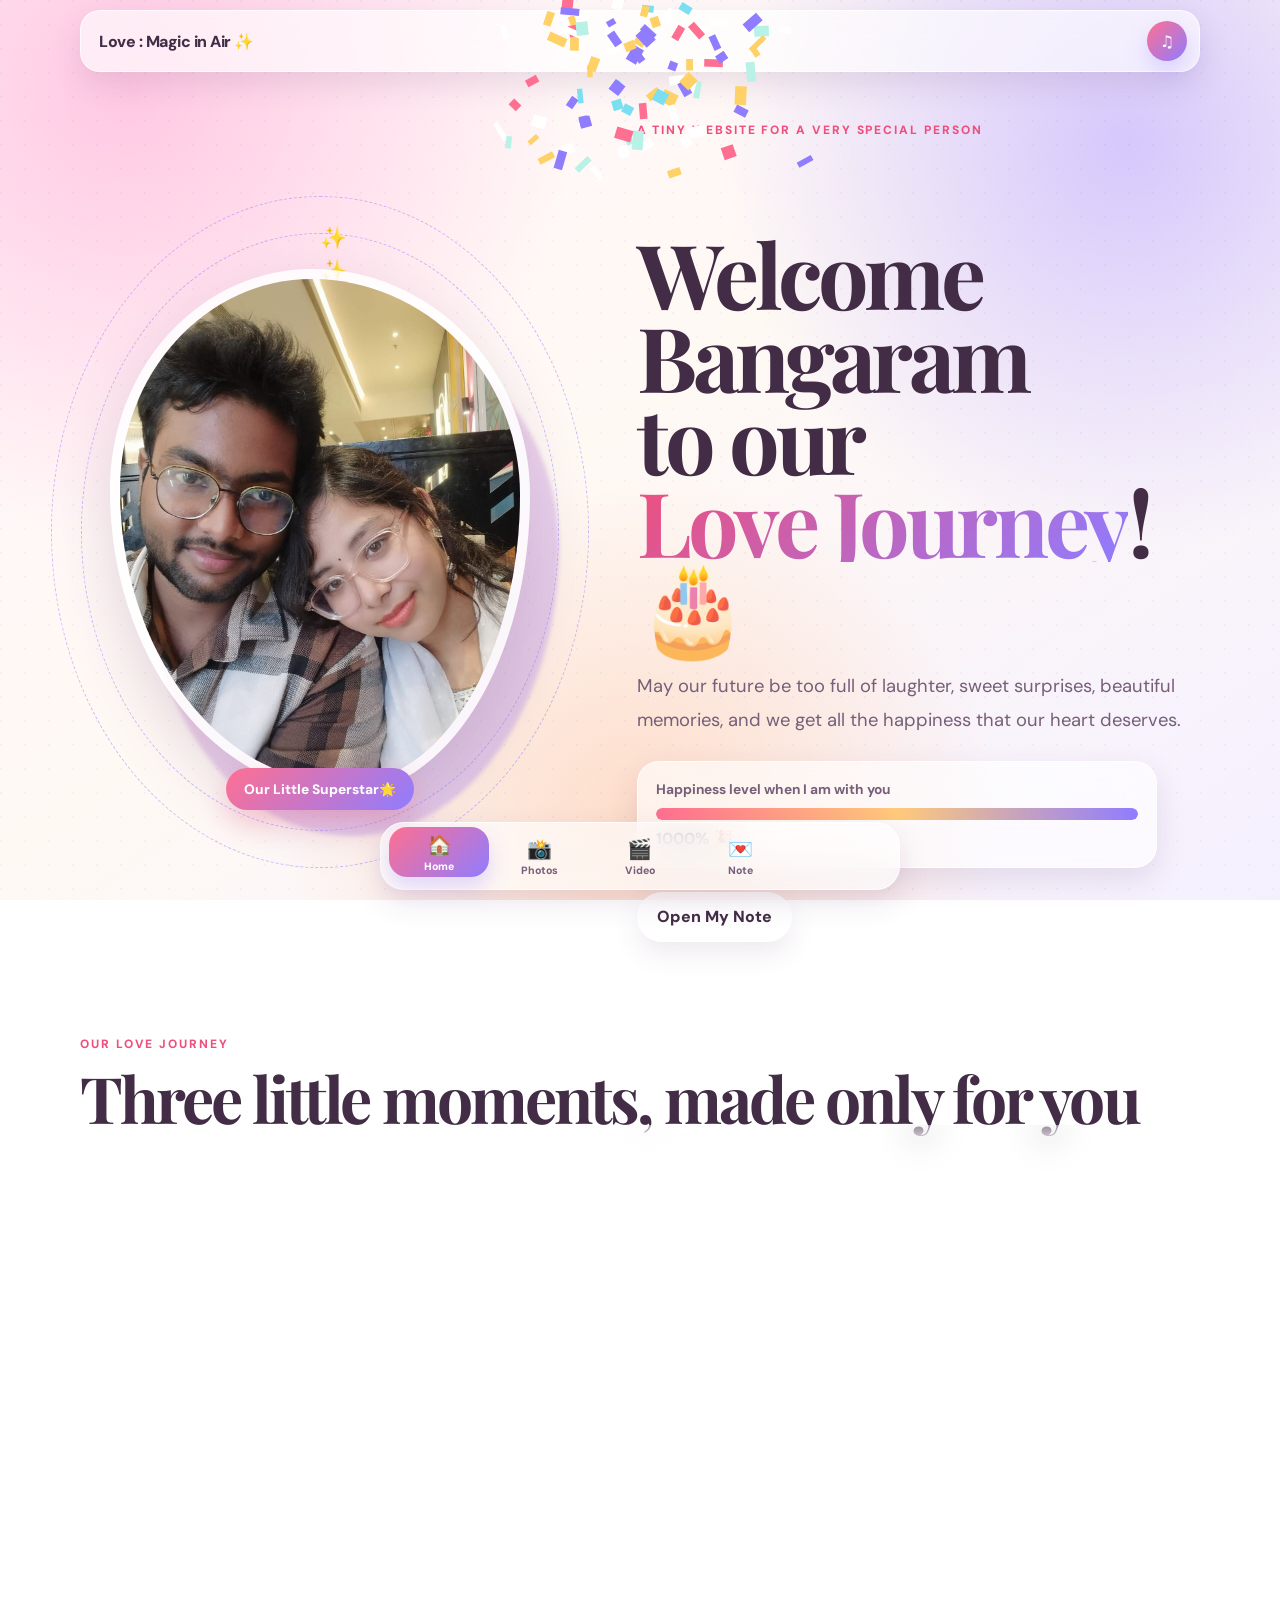
<file: index.html>
<!DOCTYPE html>
<html lang="en">
<head>
  <meta charset="UTF-8" />
  <meta name="viewport" content="width=device-width, initial-scale=1.0, viewport-fit=cover" />
  <meta name="theme-color" content="#ff7eb3" />
  <meta name="description" content="A special birthday surprise website" />
  <title>Happy Memories, Love Story✨</title>
  <link rel="stylesheet" href="styles.css" />
</head>
<body data-page="home">
  <canvas id="confettiCanvas" aria-hidden="true"></canvas>

  <div class="floating-shapes" aria-hidden="true">
    <span>💖</span><span>✨</span><span>🎀</span><span>🌸</span><span>🎂</span><span>🦋</span>
  </div>

  <header class="topbar glass">
    <a class="brand" href="index.html">Love : Magic in Air ✨</a>
    <button class="music-toggle" id="musicToggle" type="button" aria-label="Play or pause background music">
      <span id="musicIcon">♫</span>
    </button>
  </header>

  <main>
    <section class="hero page-shell">
      <div class="hero-photo-wrap reveal">
        <div class="orbit orbit-one"></div>
        <div class="orbit orbit-two"></div>
        <img class="hero-photo" src="assets/images/hero.jpg" alt="My boy" />
        <span class="photo-badge">Our Little Superstar🌟</span>
      </div>

      <div class="hero-copy reveal delay-1">
        <p class="eyebrow">A tiny website for a very special person</p>
        <h1><br>Welcome Bangaram<br/>to our<span id="birthdayName"></span>!<br>🎂</h1>
        <p class="hero-message">
          May our future be too full of laughter, sweet surprises, beautiful memories,
          and we get all the happiness that our heart deserves.
        </p>

        <div class="countdown-card glass">
          <span class="countdown-label">Happiness level when I am with you</span>
          <div class="happiness-meter"><span></span></div>
          <strong>1000% 🎉</strong>
        </div>

        <div class="hero-actions">
          <a class="btn btn-soft" href="note.html">Open My Note</a>
        </div>
      </div>
    </section>

    <section class="page-shell feature-section reveal">
      <div class="section-heading">
        <p class="eyebrow">Our lOVE JOURNEY</p>
        <h2>Three little moments, made only for you</h2>
      </div>
        <a class="feature-card glass" href="gallery.html">
          <span class="feature-icon">📸</span>
          <h3>Memory Gallery</h3>
          <p>A collection of photos and moments worth keeping forever.</p>
        </a>
        <a class="feature-card glass" href="video.html">
          <span class="feature-icon">🎬</span>
          <h3>Special Video</h3>
          <p>A video made to bring a big smile to your face.</p>
        </a>
        <a class="feature-card glass" href="note.html">
          <span class="feature-icon">💌</span>
          <h3>Love Letter</h3>
          <p>A heartfelt message for my beloved ones.</p>
        </a>
      </div>
    </section>

    <section class="page-shell wish-card glass reveal">
      <span class="wish-emoji">🌙✨</span>
      <h2>One wish for our love</h2>
      <p>
        Lets Keep dreaming fearlessly, smiling brightly, and becoming the wonderful
        person you are meant to be. Never forget how deeply loved you are.
      </p>
      <button class="btn btn-primary" id="celebrateBtn" type="button">Come...Lets again come inside this air🎉</button>
    </section>
  </main>

  <nav class="mobile-nav glass" aria-label="Main navigation">
    <a class="active" href="index.html"><span>🏠</span><small>Home</small></a>
    <a href="gallery.html"><span>📸</span><small>Photos</small></a>
    <a href="video.html"><span>🎬</span><small>Video</small></a>
    <a href="note.html"><span>💌</span><small>Note</small></a>
  </nav>

  <audio id="backgroundMusic" loop preload="none">
    <source src="assets/audio/birthday-song.mp3" type="audio/mpeg" />
  </audio>
  <script src="script.js"></script>
</body>
</html>
</file>
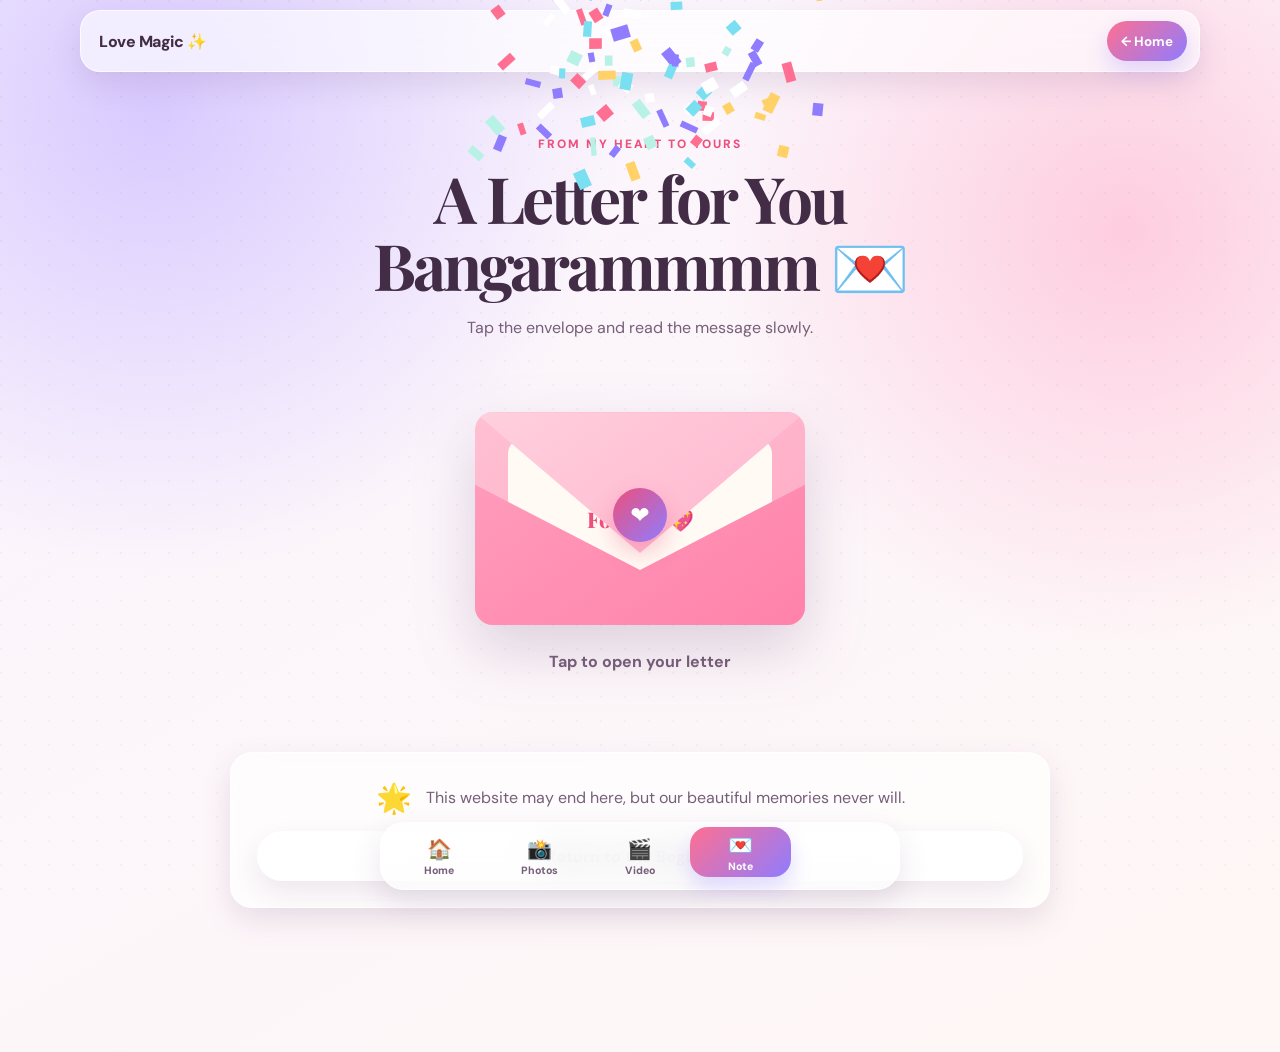
<file: note.html>
<!DOCTYPE html>
<html lang="en">
<head>
  <meta charset="UTF-8" />
  <meta name="viewport" content="width=device-width, initial-scale=1.0, viewport-fit=cover" />
  <meta name="theme-color" content="#b18cff" />
  <title>A Love Letter 💌</title>
  <link rel="stylesheet" href="styles.css" />
</head>
<body data-page="note">
  <canvas id="confettiCanvas" aria-hidden="true"></canvas>
  <div class="floating-shapes" aria-hidden="true">
    <span>💌</span><span>🌸</span><span>✨</span><span>🦋</span><span>💖</span><span>🌙</span>
  </div>

  <header class="topbar glass">
    <a class="brand" href="index.html">Love Magic ✨</a>
    <a class="mini-back" href="index.html">← Home</a>
  </header>

  <main class="page-shell inner-page note-page">
    <section class="section-heading centered reveal">
      <p class="eyebrow">From my heart to yours</p>
      <h1 class="page-title">A Letter for You Bangarammmm 💌</h1>
      <p>Tap the envelope and read the message slowly.</p>
    </section>

    <section class="envelope-scene reveal delay-1" id="envelopeScene">
      <button class="envelope" id="openLetterBtn" type="button" aria-label="Open birthday letter">
        <span class="envelope-back"></span>
        <span class="letter-preview">For You 💖</span>
        <span class="envelope-front"></span>
        <span class="envelope-flap"></span>
        <span class="heart-seal">❤</span>
      </button>
      <p class="tap-hint" id="tapHint">Tap to open your letter</p>
    </section>

    <article class="letter-paper hidden" id="letterPaper">
      <span class="paper-flower top-left">🌸</span>
      <span class="paper-flower top-right">✨</span>
      <p class="letter-date">For you ra</p>
      <h2>Hey Shona,</h2>

      <p>
        Hello Bachha.. the most cheerful, adorable, and wonderfully unique
        person in my life.Its not like any special day needed to share our feelings...As you always say that
        "its not about any special day its about specail one".
      </p>
      <p>
        You bring a special kind of energy wherever you go. Your smile can make
        an ordinary day feel brighter, and your innocent little jokes often make
        me laugh more than you realise.
      </p>
      <p>
        I always think from where i got you...Seriously Dhanu...you and only you make my 
        dream life to be true...I love you...Maybe many times I may annoyed you and did your 
        mood off but still you never leave me alone...you always ask me...If am not okay..
        you understand that...you treated me like your heart...You respected me like how a women want...
        Ypu cared me like how I wanted...You LOVE me like your queen
      </p>
      <p>...You come to my life when i was weak,alone and disturbed...and filled my life with joy</p>
      <p>
        I may tease you, argue with you, and sometimes act like I am not paying
        attention—but I will always be proud of you, support you, and stand beside
        you whenever you need me...I want you...I need you..and I love you...
      </p>
      <p>
        I still remember the day when you touched my hand and keep your hand on my sholder...
        I remember the touch ...I remember the surrounding ...I remember thr time...
        I remember the night when you keep your head on my lap...I remember the evening when you 
        take me in ypur arms and lift me...i remember the time of department floors and memories...
        I remember how my bangaram love me and treat me like his precious thing...I want to love you more ...
        I want to hug you more...I want to kiss you until tiredness on its peak...Ins short, I want you and 
        only you...not other wish regraring anyone is left...You and only you
      </p>
      <p class="letter-highlight">
        Come raa...Lets again wet in the shower of love...Lets re-create it...
        Lets again see in one another eyes an fall in love 💖💖
      </p>
      
      <div class="letter-signature">
        <span>With endless love,</span>
        <strong>From Bujji 💖</strong>
      </div>

      <button class="btn btn-primary" id="letterCelebrateBtn" type="button">Send Birthday Sparkles ✨</button>
    </article>

    <section class="final-message glass reveal">
      <span>🌟</span>
      <p>This website may end here, but our beautiful memories never will.</p>
      <a class="btn btn-soft" href="index.html">Return to the Beginning</a>
    </section>
  </main>

  <nav class="mobile-nav glass" aria-label="Main navigation">
    <a href="index.html"><span>🏠</span><small>Home</small></a>
    <a href="gallery.html"><span>📸</span><small>Photos</small></a>
    <a href="video.html"><span>🎬</span><small>Video</small></a>
    <a class="active" href="note.html"><span>💌</span><small>Note</small></a>
  </nav>

  <script src="script.js"></script>
</body>
</html>
</file>
<file: styles.css>
@import url('https://fonts.googleapis.com/css2?family=DM+Sans:wght@400;500;600;700;800&family=Playfair+Display:wght@700;800&display=swap');

:root {
  --pink: #ff6f91;
  --pink-dark: #ee4f7c;
  --rose: #ff9a9e;
  --purple: #8f7cff;
  --lavender: #c6b5ff;
  --peach: #ffd3b6;
  --cream: #fff9f4;
  --ink: #422c46;
  --muted: #765f79;
  --white: #ffffff;
  --glass: rgba(255, 255, 255, 0.62);
  --glass-border: rgba(255, 255, 255, 0.72);
  --shadow: 0 24px 60px rgba(95, 54, 110, 0.18);
  --soft-shadow: 0 12px 30px rgba(95, 54, 110, 0.13);
  --radius-xl: 30px;
  --radius-lg: 22px;
  --radius-md: 16px;
  --safe-bottom: env(safe-area-inset-bottom, 0px);
}

* {
  box-sizing: border-box;
}

html {
  scroll-behavior: smooth;
}

body {
  margin: 0;
  min-height: 100vh;
  overflow-x: hidden;
  padding-bottom: calc(92px + var(--safe-bottom));
  color: var(--ink);
  font-family: "DM Sans", system-ui, -apple-system, BlinkMacSystemFont, "Segoe UI", sans-serif;
  background:
    radial-gradient(circle at 10% 10%, rgba(255, 186, 220, 0.76), transparent 32%),
    radial-gradient(circle at 88% 16%, rgba(198, 181, 255, 0.72), transparent 30%),
    radial-gradient(circle at 50% 92%, rgba(255, 211, 182, 0.72), transparent 34%),
    linear-gradient(145deg, #fff6fb 0%, #fff9f4 48%, #f5f0ff 100%);
  background-attachment: fixed;
}

body::before {
  content: "";
  position: fixed;
  inset: 0;
  pointer-events: none;
  opacity: 0.27;
  background-image:
    radial-gradient(circle at 1px 1px, rgba(87, 57, 95, 0.18) 1px, transparent 0);
  background-size: 24px 24px;
  z-index: -2;
}

body[data-page="quiz"] {
  background:
    radial-gradient(circle at 10% 10%, rgba(196, 186, 255, 0.82), transparent 34%),
    radial-gradient(circle at 90% 20%, rgba(255, 188, 213, 0.7), transparent 30%),
    linear-gradient(150deg, #f7f2ff, #fff7fb);
}

body[data-page="gallery"] {
  background:
    radial-gradient(circle at 12% 14%, rgba(255, 208, 174, 0.78), transparent 33%),
    radial-gradient(circle at 84% 22%, rgba(255, 184, 210, 0.72), transparent 30%),
    linear-gradient(150deg, #fff9f4, #fff4fa);
}

body[data-page="video"] {
  background:
    radial-gradient(circle at 10% 12%, rgba(255, 151, 177, 0.76), transparent 30%),
    radial-gradient(circle at 90% 18%, rgba(150, 125, 255, 0.68), transparent 32%),
    linear-gradient(150deg, #fff2f7, #f6f0ff);
}

body[data-page="note"] {
  background:
    radial-gradient(circle at 12% 10%, rgba(208, 191, 255, 0.8), transparent 32%),
    radial-gradient(circle at 88% 22%, rgba(255, 184, 210, 0.66), transparent 30%),
    linear-gradient(150deg, #faf5ff, #fff7f5);
}

img,
video {
  display: block;
  max-width: 100%;
}

button,
a {
  -webkit-tap-highlight-color: transparent;
}

button,
input,
textarea,
select {
  font: inherit;
}

a {
  color: inherit;
  text-decoration: none;
}

#confettiCanvas {
  position: fixed;
  inset: 0;
  width: 100%;
  height: 100%;
  pointer-events: none;
  z-index: 999;
}

.glass {
  background: var(--glass);
  border: 1px solid var(--glass-border);
  box-shadow: var(--soft-shadow);
  backdrop-filter: blur(18px);
  -webkit-backdrop-filter: blur(18px);
}

.page-shell {
  width: min(1120px, calc(100% - 28px));
  margin-inline: auto;
}

.topbar {
  position: sticky;
  top: 10px;
  z-index: 100;
  width: min(1120px, calc(100% - 24px));
  min-height: 58px;
  margin: 10px auto 0;
  padding: 10px 12px 10px 18px;
  display: flex;
  align-items: center;
  justify-content: space-between;
  border-radius: 20px;
}

.brand {
  font-weight: 800;
  letter-spacing: -0.03em;
}

.music-toggle,
.mini-back {
  display: inline-grid;
  place-items: center;
  min-width: 40px;
  height: 40px;
  border: 0;
  border-radius: 50%;
  color: var(--white);
  background: linear-gradient(135deg, var(--pink), var(--purple));
  box-shadow: 0 10px 22px rgba(143, 124, 255, 0.28);
  cursor: pointer;
}

.mini-back {
  width: auto;
  padding-inline: 14px;
  border-radius: 999px;
  font-size: 0.84rem;
  font-weight: 700;
}

.music-toggle.playing {
  animation: pulseGlow 1.6s infinite;
}

.hero {
  min-height: calc(100svh - 76px);
  padding: 50px 0 34px;
  display: grid;
  grid-template-columns: 0.92fr 1.08fr;
  align-items: center;
  gap: clamp(36px, 6vw, 88px);
}

.hero-photo-wrap {
  position: relative;
  isolation: isolate;
  width: min(420px, 88vw);
  margin-inline: auto;
}

.hero-photo-wrap::before {
  content: "";
  position: absolute;
  inset: 8% -7% -8% 8%;
  border-radius: 44% 56% 50% 50% / 46% 45% 55% 54%;
  background: linear-gradient(135deg, rgba(255, 111, 145, 0.28), rgba(143, 124, 255, 0.32));
  filter: blur(2px);
  z-index: -1;
  animation: morphBlob 8s ease-in-out infinite alternate;
}

.hero-photo {
  width: 100%;
  aspect-ratio: 4 / 5;
  object-fit: cover;
  border: 10px solid rgba(255, 255, 255, 0.84);
  border-radius: 48% 52% 44% 56% / 42% 43% 57% 58%;
  box-shadow: var(--shadow);
  animation: floatPhoto 5s ease-in-out infinite;
}

.photo-badge {
  position: absolute;
  left: 50%;
  bottom: -16px;
  transform: translateX(-50%);
  white-space: nowrap;
  padding: 12px 18px;
  border-radius: 999px;
  color: var(--white);
  font-size: 0.86rem;
  font-weight: 800;
  background: linear-gradient(135deg, var(--pink), var(--purple));
  box-shadow: 0 12px 30px rgba(238, 79, 124, 0.3);
}

.orbit {
  position: absolute;
  border: 1px dashed rgba(143, 124, 255, 0.48);
  border-radius: 50%;
  z-index: -1;
}

.orbit::after {
  content: "✨";
  position: absolute;
  top: 4%;
  left: 50%;
  font-size: 1.35rem;
}

.orbit-one {
  inset: -7%;
  animation: spin 18s linear infinite;
}

.orbit-two {
  inset: -14%;
  animation: spinReverse 24s linear infinite;
}

.eyebrow {
  margin: 0 0 12px;
  color: var(--pink-dark);
  font-size: 0.75rem;
  font-weight: 800;
  letter-spacing: 0.16em;
  text-transform: uppercase;
}

.hero-copy h1,
.page-title,
.section-heading h2,
.wish-card h2,
.gallery-cta h2,
.letter-paper h2 {
  font-family: "Playfair Display", Georgia, serif;
  letter-spacing: -0.045em;
}

.hero-copy h1 {
  margin: 0;
  font-size: clamp(3rem, 7vw, 6.5rem);
  line-height: 0.92;
}

.hero-copy h1 span {
  display: inline-block;
  color: transparent;
  background: linear-gradient(135deg, var(--pink-dark), var(--purple));
  -webkit-background-clip: text;
  background-clip: text;
  animation: textShimmer 4s ease-in-out infinite;
}

.hero-message {
  max-width: 620px;
  margin: 24px 0;
  color: var(--muted);
  font-size: clamp(1rem, 2vw, 1.15rem);
  line-height: 1.85;
}

.countdown-card {
  max-width: 520px;
  padding: 18px;
  border-radius: var(--radius-lg);
}

.countdown-label {
  display: block;
  margin-bottom: 10px;
  color: var(--muted);
  font-size: 0.86rem;
  font-weight: 700;
}

.happiness-meter {
  height: 12px;
  margin-bottom: 8px;
  overflow: hidden;
  border-radius: 999px;
  background: rgba(109, 81, 115, 0.12);
}

.happiness-meter span {
  display: block;
  width: 100%;
  height: 100%;
  border-radius: inherit;
  background: linear-gradient(90deg, var(--pink), #ffca7a, var(--purple));
  transform-origin: left;
  animation: loadMeter 2.4s cubic-bezier(.22,1,.36,1) both;
}

.hero-actions {
  display: flex;
  flex-wrap: wrap;
  gap: 12px;
  margin-top: 24px;
}

.compact-actions {
  justify-content: center;
}

.btn {
  min-height: 50px;
  padding: 13px 20px;
  display: inline-flex;
  align-items: center;
  justify-content: center;
  border: 0;
  border-radius: 999px;
  font-weight: 800;
  cursor: pointer;
  transition: transform 0.25s ease, box-shadow 0.25s ease, background 0.25s ease;
}

.btn:active {
  transform: scale(0.97);
}

.btn-primary {
  color: var(--white);
  background: linear-gradient(135deg, var(--pink), var(--purple));
  box-shadow: 0 14px 28px rgba(143, 124, 255, 0.28);
}

.btn-primary:hover {
  transform: translateY(-3px);
  box-shadow: 0 18px 34px rgba(143, 124, 255, 0.35);
}

.btn-soft {
  color: var(--ink);
  background: rgba(255, 255, 255, 0.78);
  box-shadow: 0 12px 26px rgba(95, 54, 110, 0.1);
}

.feature-section {
  padding: 60px 0 30px;
}

.section-heading {
  margin-bottom: 28px;
}

.section-heading.centered {
  max-width: 780px;
  margin-inline: auto;
  text-align: center;
}

.section-heading h2,
.page-title {
  margin: 0;
  font-size: clamp(2rem, 5vw, 4rem);
  line-height: 1.05;
}

.section-heading p:last-child {
  color: var(--muted);
  line-height: 1.75;
}

.feature-grid {
  display: grid;
  grid-template-columns: repeat(4, 1fr);
  gap: 16px;
}

.feature-card {
  position: relative;
  overflow: hidden;
  min-height: 230px;
  padding: 24px;
  border-radius: var(--radius-xl);
  transition: transform 0.28s ease, box-shadow 0.28s ease;
}

.feature-card::after {
  content: "";
  position: absolute;
  width: 110px;
  height: 110px;
  right: -30px;
  bottom: -35px;
  border-radius: 50%;
  background: linear-gradient(135deg, rgba(255,111,145,0.18), rgba(143,124,255,0.2));
}

.feature-card:hover {
  transform: translateY(-8px) rotate(-0.6deg);
  box-shadow: var(--shadow);
}

.feature-icon {
  display: inline-grid;
  place-items: center;
  width: 62px;
  height: 62px;
  border-radius: 20px;
  font-size: 1.8rem;
  background: rgba(255, 255, 255, 0.7);
  box-shadow: 0 12px 24px rgba(95, 54, 110, 0.1);
}

.feature-card h3 {
  margin: 22px 0 8px;
  font-size: 1.25rem;
}

.feature-card p {
  margin: 0;
  color: var(--muted);
  line-height: 1.65;
}

.wish-card,
.gallery-cta {
  margin-top: 44px;
  margin-bottom: 36px;
  padding: clamp(28px, 5vw, 56px);
  border-radius: var(--radius-xl);
  text-align: center;
}

.wish-emoji,
.gallery-cta > span {
  display: block;
  margin-bottom: 12px;
  font-size: 2.3rem;
}

.wish-card h2,
.gallery-cta h2 {
  margin: 0 0 14px;
  font-size: clamp(2rem, 5vw, 3.6rem);
}

.wish-card p,
.gallery-cta p {
  max-width: 720px;
  margin: 0 auto 24px;
  color: var(--muted);
  line-height: 1.8;
}

.inner-page {
  padding: 64px 0 30px;
}

.quiz-card {
  max-width: 760px;
  margin: 34px auto 26px;
  padding: clamp(22px, 5vw, 44px);
  border-radius: var(--radius-xl);
  text-align: center;
}

.quiz-topline {
  display: flex;
  justify-content: space-between;
  gap: 12px;
  color: var(--muted);
  font-size: 0.85rem;
  font-weight: 800;
}

.quiz-progress {
  height: 9px;
  margin: 14px 0 30px;
  overflow: hidden;
  border-radius: 999px;
  background: rgba(109, 81, 115, 0.12);
}

.quiz-progress span {
  display: block;
  width: 0;
  height: 100%;
  border-radius: inherit;
  background: linear-gradient(90deg, var(--purple), var(--pink));
  transition: width 0.4s ease;
}

.question-emoji {
  display: block;
  font-size: 3.2rem;
  animation: gentleBounce 1.8s ease-in-out infinite;
}

#questionText {
  margin: 16px auto 26px;
  font-size: clamp(1.35rem, 4vw, 2.1rem);
  line-height: 1.35;
}

.answer-grid {
  display: grid;
  gap: 12px;
}

.answer-btn {
  min-height: 56px;
  padding: 14px 18px;
  border: 1px solid rgba(143, 124, 255, 0.18);
  border-radius: 18px;
  color: var(--ink);
  font-weight: 700;
  background: rgba(255, 255, 255, 0.76);
  cursor: pointer;
  transition: 0.25s ease;
}

.answer-btn:hover {
  transform: translateY(-2px);
  border-color: rgba(143, 124, 255, 0.45);
  box-shadow: 0 10px 24px rgba(95, 54, 110, 0.1);
}

.answer-btn.correct {
  color: #17673f;
  border-color: rgba(46, 169, 105, 0.5);
  background: rgba(213, 255, 231, 0.86);
}

.answer-btn.wrong {
  color: #9f2845;
  border-color: rgba(238, 79, 124, 0.45);
  background: rgba(255, 225, 233, 0.88);
}

.answer-btn:disabled {
  cursor: default;
}

.quiz-feedback {
  min-height: 28px;
  margin: 18px 0 12px;
  font-weight: 700;
}

.quiz-result {
  padding: 12px 0 0;
}

.result-crown {
  font-size: 4rem;
  animation: crownPop 1.2s ease-in-out infinite alternate;
}

.result-score {
  margin: 22px auto;
  font-family: "Playfair Display", Georgia, serif;
  font-size: clamp(2.8rem, 8vw, 5.5rem);
  font-weight: 800;
  color: transparent;
  background: linear-gradient(135deg, var(--pink-dark), var(--purple));
  -webkit-background-clip: text;
  background-clip: text;
}

.tip-card,
.memory-strip,
.cinema-note,
.final-message {
  max-width: 760px;
  margin: 22px auto;
  padding: 18px 20px;
  display: flex;
  align-items: center;
  gap: 14px;
  border-radius: var(--radius-lg);
}

.tip-card span,
.memory-strip span,
.cinema-icon,
.final-message span {
  flex: 0 0 auto;
  font-size: 1.8rem;
}

.tip-card p,
.memory-strip p,
.cinema-note p,
.final-message p {
  margin: 0;
  color: var(--muted);
  line-height: 1.65;
}

.gallery-grid {
  display: grid;
  grid-template-columns: repeat(3, 1fr);
  grid-auto-rows: 230px;
  gap: 16px;
  margin-top: 28px;
}

.photo-card {
  position: relative;
  overflow: hidden;
  margin: 0;
  border-radius: 26px;
  box-shadow: var(--soft-shadow);
  cursor: zoom-in;
  background: rgba(255, 255, 255, 0.7);
}

.photo-card.tall {
  grid-row: span 2;
}

.photo-card.wide {
  grid-column: span 2;
}

.photo-card img {
  width: 100%;
  height: 100%;
  object-fit: cover;
  transition: transform 0.55s cubic-bezier(.22,1,.36,1), filter 0.4s ease;
}

.photo-card figcaption {
  position: absolute;
  left: 12px;
  right: 12px;
  bottom: 12px;
  padding: 12px 14px;
  border-radius: 16px;
  color: var(--white);
  font-size: 0.9rem;
  font-weight: 800;
  background: rgba(52, 32, 58, 0.46);
  backdrop-filter: blur(12px);
  transform: translateY(8px);
  opacity: 0;
  transition: 0.35s ease;
}

.photo-card:hover img,
.photo-card:focus img {
  transform: scale(1.07);
  filter: saturate(1.08);
}

.photo-card:hover figcaption,
.photo-card:focus figcaption {
  transform: translateY(0);
  opacity: 1;
}

.lightbox {
  position: fixed;
  inset: 0;
  z-index: 1000;
  display: grid;
  place-items: center;
  padding: 24px;
  color: var(--white);
  background: rgba(25, 14, 29, 0.9);
  backdrop-filter: blur(16px);
  opacity: 0;
  visibility: hidden;
  transition: 0.28s ease;
}

.lightbox.open {
  opacity: 1;
  visibility: visible;
}

.lightbox img {
  max-width: min(900px, 94vw);
  max-height: 74vh;
  border: 6px solid rgba(255, 255, 255, 0.82);
  border-radius: 24px;
  box-shadow: var(--shadow);
}

.lightbox p {
  max-width: 680px;
  margin: 16px 0 0;
  text-align: center;
  line-height: 1.6;
}

.lightbox-close {
  position: absolute;
  top: max(18px, env(safe-area-inset-top));
  right: 18px;
  width: 46px;
  height: 46px;
  border: 0;
  border-radius: 50%;
  color: var(--white);
  font-size: 2rem;
  background: rgba(255, 255, 255, 0.14);
  cursor: pointer;
}

.video-stage {
  position: relative;
  max-width: 900px;
  margin: 34px auto;
  padding: clamp(12px, 2vw, 20px);
  overflow: hidden;
  border-radius: var(--radius-xl);
}

.video-stage video {
  position: relative;
  z-index: 2;
  width: 100%;
  max-height: 72vh;
  border-radius: 22px;
  object-fit: contain;
  background: #160f19;
  box-shadow: 0 22px 50px rgba(45, 26, 52, 0.24);
}

.video-glow {
  position: absolute;
  inset: 18%;
  border-radius: 50%;
  background: linear-gradient(135deg, rgba(255,111,145,.8), rgba(143,124,255,.75));
  filter: blur(70px);
  animation: glowPulse 3s ease-in-out infinite;
}

.video-caption {
  position: relative;
  z-index: 2;
  padding: 18px 8px 4px;
  display: flex;
  align-items: center;
  justify-content: center;
  gap: 10px;
  color: var(--muted);
  text-align: center;
}

.video-caption p {
  margin: 0;
}

.cinema-note {
  max-width: 900px;
  padding: 24px;
}

.cinema-note h2 {
  margin: 0 0 6px;
}

.envelope-scene {
  min-height: 360px;
  display: grid;
  place-items: center;
  align-content: center;
}

.envelope {
  position: relative;
  width: min(330px, 84vw);
  aspect-ratio: 1.55;
  border: 0;
  background: transparent;
  cursor: pointer;
  filter: drop-shadow(0 24px 30px rgba(95, 54, 110, 0.2));
  transition: transform 0.3s ease;
}

.envelope:hover {
  transform: translateY(-8px) rotate(-1deg);
}

.envelope-back,
.envelope-front,
.envelope-flap {
  position: absolute;
  inset: 0;
  display: block;
}

.envelope-back {
  border-radius: 18px;
  background: linear-gradient(145deg, #ffc0d2, #ffa9c5);
}

.envelope-front {
  clip-path: polygon(0 34%, 50% 74%, 100% 34%, 100% 100%, 0 100%);
  border-radius: 18px;
  background: linear-gradient(145deg, #ff9fbe, #ff82ab);
  z-index: 3;
}

.envelope-flap {
  transform-origin: top;
  clip-path: polygon(0 0, 100% 0, 50% 66%);
  border-radius: 18px;
  background: linear-gradient(145deg, #ffd0de, #ffafca);
  z-index: 4;
  transition: transform 0.8s cubic-bezier(.22,1,.36,1), z-index 0s 0.25s;
}

.letter-preview {
  position: absolute;
  left: 10%;
  right: 10%;
  bottom: 12%;
  height: 76%;
  display: grid;
  place-items: center;
  border-radius: 16px 16px 8px 8px;
  color: var(--pink-dark);
  font-family: "Playfair Display", Georgia, serif;
  font-size: 1.35rem;
  font-weight: 800;
  background: #fffaf4;
  z-index: 2;
  transition: transform 0.8s cubic-bezier(.22,1,.36,1);
}

.heart-seal {
  position: absolute;
  left: 50%;
  top: 48%;
  z-index: 5;
  width: 54px;
  height: 54px;
  display: grid;
  place-items: center;
  border-radius: 50%;
  color: var(--white);
  font-size: 1.45rem;
  background: linear-gradient(135deg, var(--pink-dark), var(--purple));
  transform: translate(-50%, -50%);
  box-shadow: 0 10px 22px rgba(238,79,124,.32);
  transition: 0.4s ease;
}

.envelope.open .envelope-flap {
  transform: rotateX(180deg);
  z-index: 1;
}

.envelope.open .letter-preview {
  transform: translateY(-62%);
}

.envelope.open .heart-seal {
  transform: translate(-50%, -50%) scale(0);
}

.tap-hint {
  margin-top: 26px;
  color: var(--muted);
  font-weight: 700;
  animation: gentleBounce 1.7s ease-in-out infinite;
}

.letter-paper {
  position: relative;
  max-width: 820px;
  margin: 0 auto 34px;
  padding: clamp(28px, 6vw, 64px);
  overflow: hidden;
  border: 1px solid rgba(255,255,255,.8);
  border-radius: 34px;
  background:
    linear-gradient(rgba(255,255,255,.9), rgba(255,250,244,.92)),
    repeating-linear-gradient(0deg, transparent 0 31px, rgba(143,124,255,.08) 31px 32px);
  box-shadow: var(--shadow);
  animation: letterReveal 0.9s cubic-bezier(.22,1,.36,1) both;
}

.letter-paper::before {
  content: "";
  position: absolute;
  left: 34px;
  top: 0;
  bottom: 0;
  width: 1px;
  background: rgba(255, 111, 145, 0.18);
}

.letter-paper h2 {
  margin: 8px 0 24px;
  font-size: clamp(2rem, 5vw, 3.4rem);
}

.letter-paper p {
  color: #624f66;
  font-size: 1.02rem;
  line-height: 2;
}

.letter-date {
  color: var(--pink-dark) !important;
  font-weight: 800;
  letter-spacing: 0.08em;
  text-transform: uppercase;
}

.letter-highlight {
  margin: 26px 0;
  padding: 20px;
  border-left: 4px solid var(--pink);
  border-radius: 0 18px 18px 0;
  color: var(--ink) !important;
  font-weight: 700;
  background: linear-gradient(90deg, rgba(255,111,145,.11), rgba(143,124,255,.08));
}

.letter-signature {
  margin: 34px 0 28px;
  display: grid;
  gap: 6px;
  justify-content: end;
  text-align: right;
}

.letter-signature strong {
  font-family: "Playfair Display", Georgia, serif;
  font-size: 1.5rem;
}

.paper-flower {
  position: absolute;
  font-size: 2.2rem;
}

.top-left {
  top: 18px;
  left: 18px;
}

.top-right {
  top: 18px;
  right: 18px;
}

.final-message {
  max-width: 820px;
  flex-wrap: wrap;
  justify-content: center;
  text-align: center;
  padding: 26px;
}

.final-message .btn {
  width: 100%;
}

.mobile-nav {
  position: fixed;
  left: 50%;
  bottom: max(10px, var(--safe-bottom));
  z-index: 200;
  width: min(520px, calc(100% - 20px));
  min-height: 68px;
  padding: 8px;
  display: grid;
  grid-template-columns: repeat(5, 1fr);
  border-radius: 24px;
  transform: translateX(-50%);
}

.mobile-nav a {
  position: relative;
  min-width: 0;
  display: grid;
  place-items: center;
  align-content: center;
  gap: 2px;
  border-radius: 18px;
  color: var(--muted);
  transition: 0.25s ease;
}

.mobile-nav a span {
  font-size: 1.25rem;
}

.mobile-nav a small {
  font-size: 0.66rem;
  font-weight: 800;
}

.mobile-nav a.active {
  color: var(--white);
  background: linear-gradient(135deg, var(--pink), var(--purple));
  box-shadow: 0 10px 20px rgba(143, 124, 255, 0.28);
  transform: translateY(-4px);
}

.floating-shapes {
  position: fixed;
  inset: 0;
  z-index: -1;
  pointer-events: none;
  overflow: hidden;
}

.floating-shapes span {
  position: absolute;
  bottom: -80px;
  opacity: 0.45;
  animation: rise 16s linear infinite;
}

.floating-shapes span:nth-child(1) { left: 8%; animation-delay: 0s; font-size: 1.6rem; }
.floating-shapes span:nth-child(2) { left: 22%; animation-delay: 3s; font-size: 1.1rem; }
.floating-shapes span:nth-child(3) { left: 42%; animation-delay: 6s; font-size: 1.9rem; }
.floating-shapes span:nth-child(4) { left: 62%; animation-delay: 2s; font-size: 1.4rem; }
.floating-shapes span:nth-child(5) { left: 78%; animation-delay: 8s; font-size: 1.8rem; }
.floating-shapes span:nth-child(6) { left: 90%; animation-delay: 5s; font-size: 1.2rem; }

.reveal {
  opacity: 0;
  transform: translateY(24px);
  transition: opacity 0.8s ease, transform 0.8s cubic-bezier(.22,1,.36,1);
}

.reveal.visible {
  opacity: 1;
  transform: translateY(0);
}

.delay-1 {
  transition-delay: 0.16s;
}

.hidden {
  display: none !important;
}

@keyframes floatPhoto {
  0%, 100% { transform: translateY(0) rotate(-1deg); }
  50% { transform: translateY(-12px) rotate(1deg); }
}

@keyframes morphBlob {
  0% { border-radius: 44% 56% 50% 50% / 46% 45% 55% 54%; transform: rotate(0); }
  100% { border-radius: 58% 42% 56% 44% / 54% 58% 42% 46%; transform: rotate(8deg); }
}

@keyframes spin { to { transform: rotate(360deg); } }
@keyframes spinReverse { to { transform: rotate(-360deg); } }

@keyframes pulseGlow {
  0%, 100% { box-shadow: 0 10px 22px rgba(143,124,255,.28); }
  50% { box-shadow: 0 10px 34px rgba(238,79,124,.55); }
}

@keyframes loadMeter {
  from { transform: scaleX(0); }
  to { transform: scaleX(1); }
}

@keyframes gentleBounce {
  0%, 100% { transform: translateY(0); }
  50% { transform: translateY(-8px); }
}

@keyframes crownPop {
  from { transform: translateY(0) rotate(-4deg) scale(1); }
  to { transform: translateY(-8px) rotate(4deg) scale(1.08); }
}

@keyframes glowPulse {
  0%, 100% { transform: scale(.9); opacity: .55; }
  50% { transform: scale(1.15); opacity: .85; }
}

@keyframes textShimmer {
  0%, 100% { filter: hue-rotate(0deg); }
  50% { filter: hue-rotate(22deg); }
}

@keyframes rise {
  0% { transform: translateY(0) rotate(0deg); opacity: 0; }
  12% { opacity: .42; }
  88% { opacity: .35; }
  100% { transform: translateY(-120vh) rotate(320deg); opacity: 0; }
}

@keyframes letterReveal {
  from { opacity: 0; transform: translateY(50px) scale(.96); }
  to { opacity: 1; transform: translateY(0) scale(1); }
}

@media (max-width: 900px) {
  .hero {
    grid-template-columns: 1fr;
    min-height: auto;
    padding-top: 42px;
    text-align: center;
  }

  .hero-copy {
    max-width: 680px;
    margin-inline: auto;
  }

  .hero-message,
  .countdown-card {
    margin-inline: auto;
  }

  .hero-actions {
    justify-content: center;
  }

  .feature-grid {
    grid-template-columns: repeat(2, 1fr);
  }

  .gallery-grid {
    grid-template-columns: repeat(2, 1fr);
  }
}

@media (max-width: 600px) {
  body {
    padding-bottom: calc(88px + var(--safe-bottom));
  }

  .page-shell {
    width: min(100% - 20px, 1120px);
  }

  .topbar {
    top: 6px;
    width: calc(100% - 14px);
    margin-top: 6px;
    border-radius: 18px;
  }

  .brand {
    font-size: 0.92rem;
  }

  .hero {
    padding: 38px 0 24px;
    gap: 48px;
  }

  .hero-photo-wrap {
    width: min(300px, 82vw);
  }

  .hero-photo {
    border-width: 7px;
  }

  .hero-copy h1 {
    font-size: clamp(2.6rem, 13vw, 4.2rem);
    line-height: 0.98;
  }

  .hero-message {
    margin: 18px 0;
    font-size: 0.98rem;
    line-height: 1.75;
  }

  .hero-actions {
    display: grid;
  }

  .btn {
    width: 100%;
  }

  .feature-section {
    padding-top: 44px;
  }

  .feature-grid {
    grid-template-columns: 1fr;
  }

  .feature-card {
    min-height: 190px;
  }

  .inner-page {
    padding-top: 44px;
  }

  .page-title {
    font-size: clamp(2.2rem, 11vw, 3.2rem);
  }

  .quiz-card {
    padding: 20px 16px;
  }

  .gallery-grid {
    grid-template-columns: 1fr 1fr;
    grid-auto-rows: 170px;
    gap: 10px;
  }

  .photo-card {
    border-radius: 18px;
  }

  .photo-card.wide {
    grid-column: span 2;
  }

  .photo-card figcaption {
    opacity: 1;
    transform: none;
    left: 8px;
    right: 8px;
    bottom: 8px;
    padding: 9px 10px;
    font-size: 0.72rem;
  }

  .video-stage {
    margin-top: 24px;
    border-radius: 24px;
  }

  .cinema-note {
    align-items: flex-start;
  }

  .envelope-scene {
    min-height: 310px;
  }

  .letter-paper {
    padding: 34px 22px;
    border-radius: 26px;
  }

  .letter-paper::before {
    left: 15px;
  }

  .letter-paper p {
    font-size: 0.96rem;
    line-height: 1.9;
  }

  .mobile-nav {
    min-height: 64px;
    border-radius: 22px;
  }

  .mobile-nav a span {
    font-size: 1.12rem;
  }

  .mobile-nav a small {
    font-size: 0.61rem;
  }
}

@media (prefers-reduced-motion: reduce) {
  *,
  *::before,
  *::after {
    scroll-behavior: auto !important;
    animation-duration: 0.01ms !important;
    animation-iteration-count: 1 !important;
    transition-duration: 0.01ms !important;
  }
}
</file>
